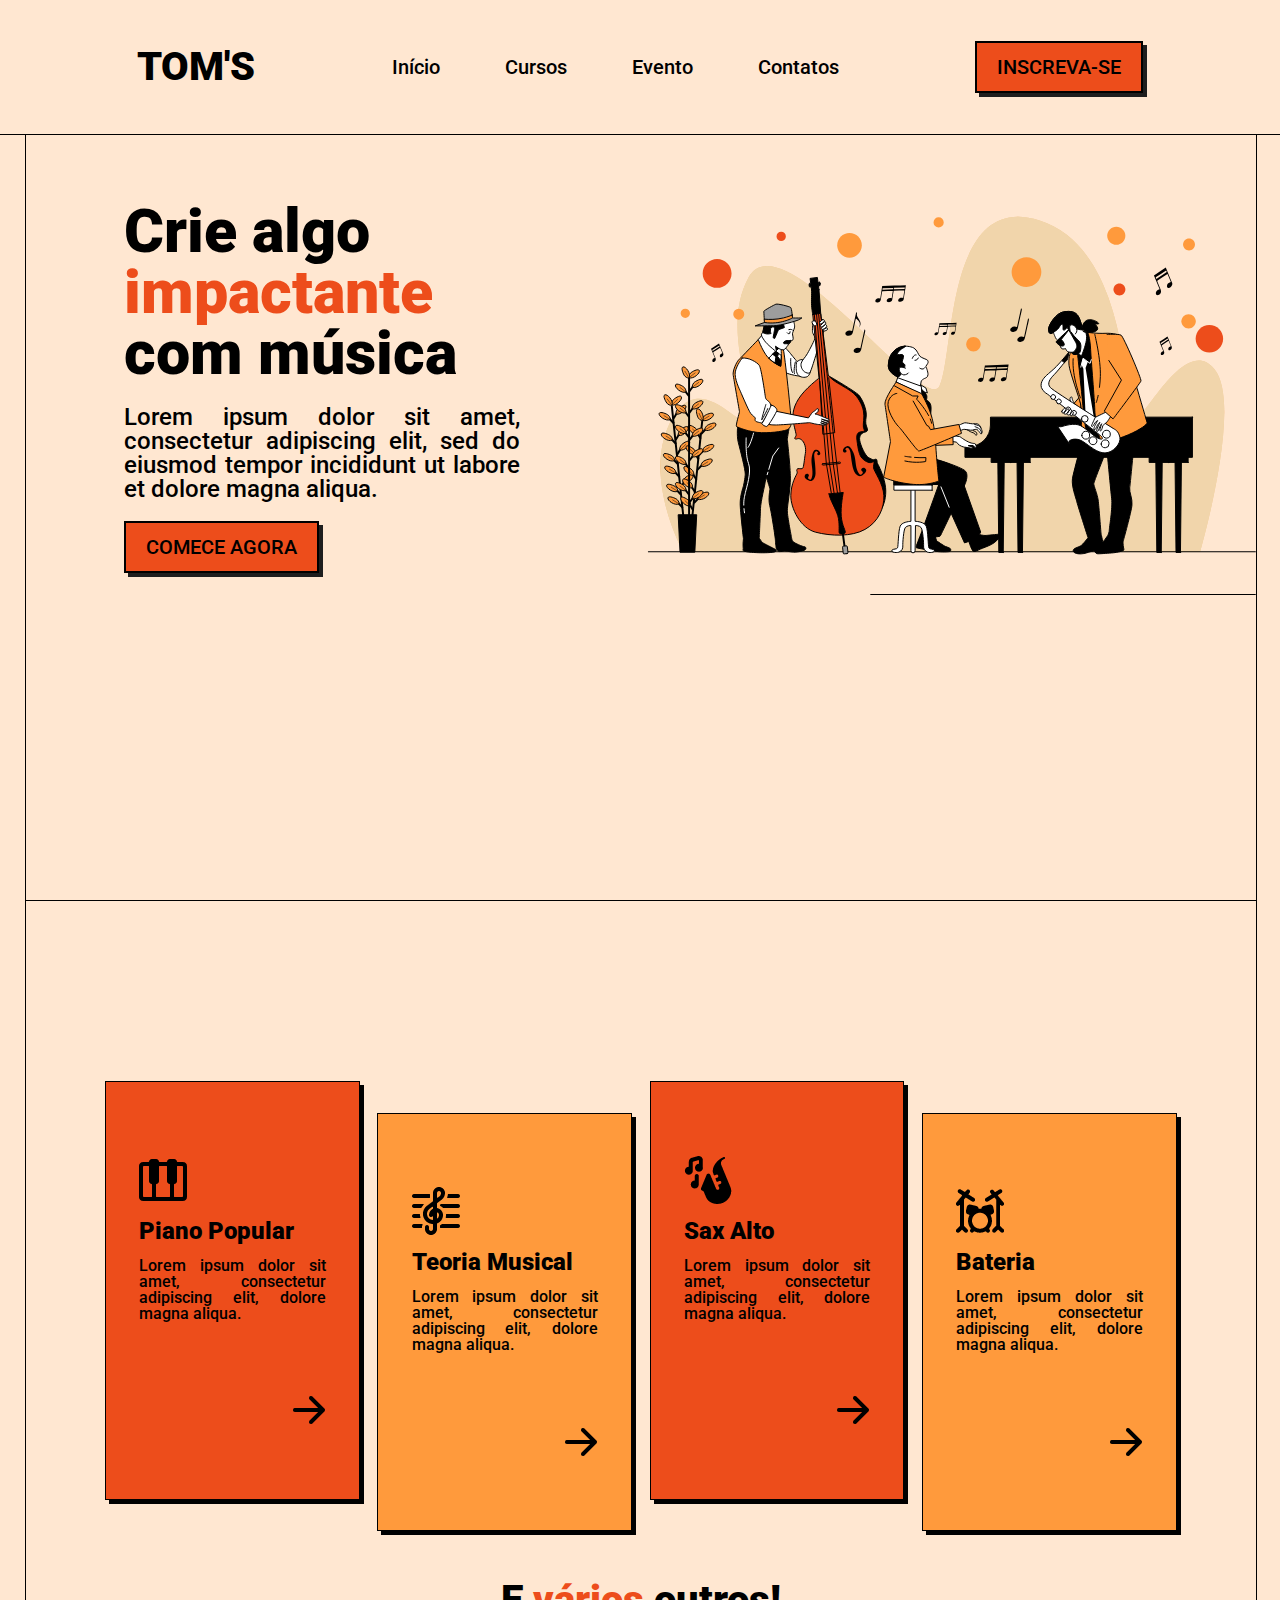
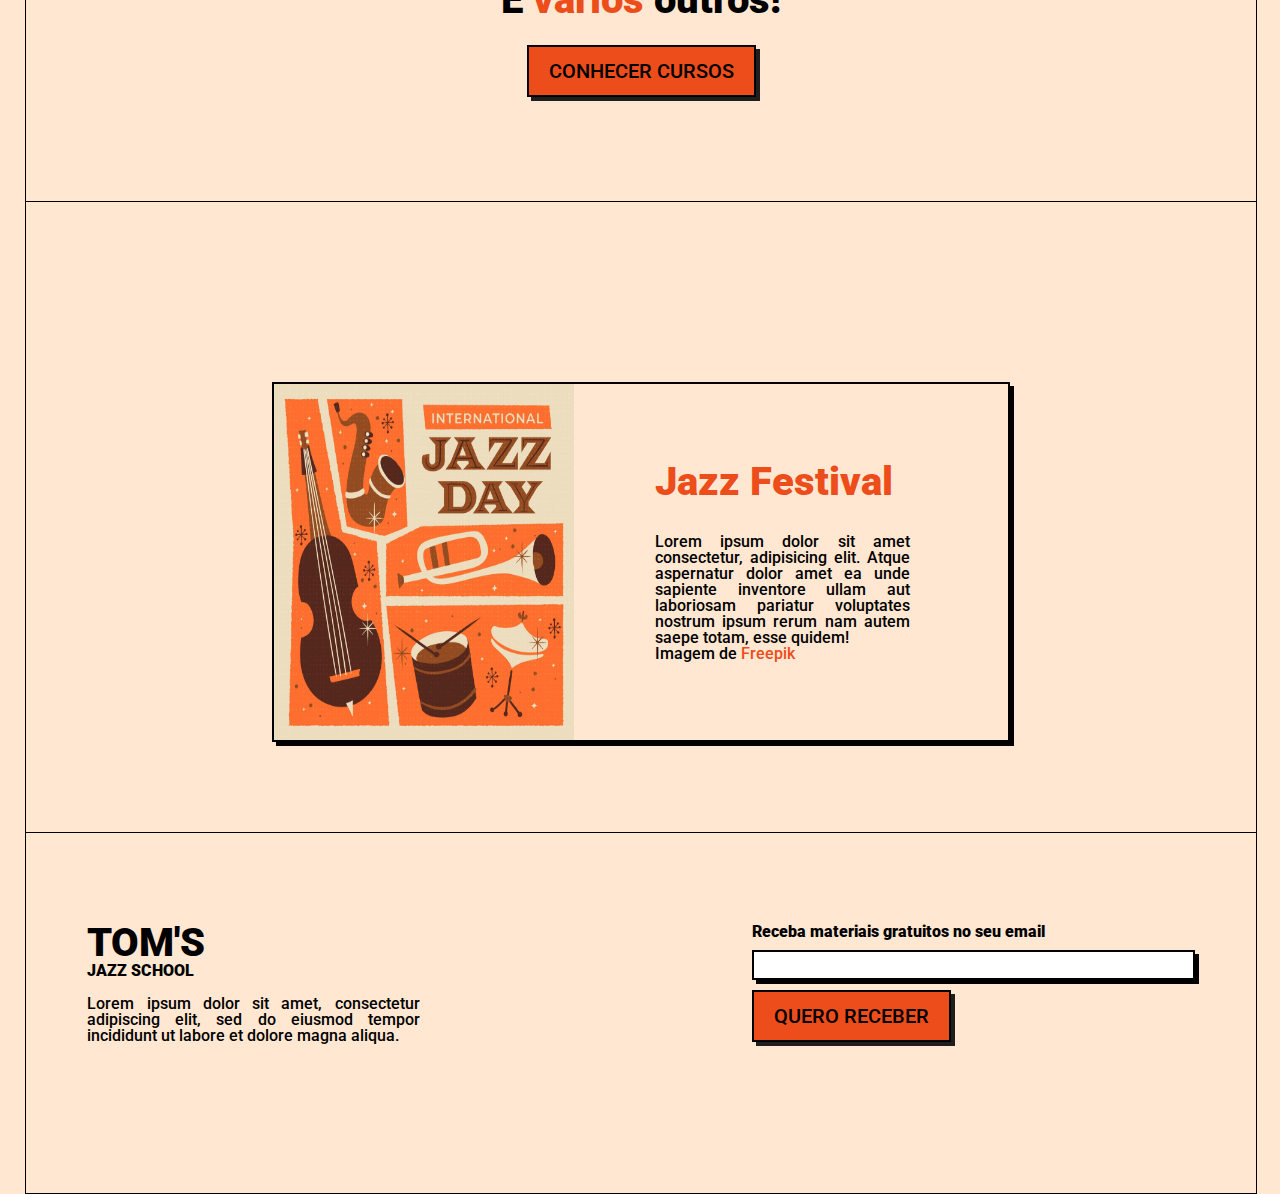
<file: index.html>
<html lang="pt-br">
<head>
    <meta charset="UTF-8">
    <meta name="viewport" content="width=device-width, initial-scale=1.0">
    <title>Tom's Jazz School</title>

    <!-- FONTS -->
    <link rel="preconnect" href="https://fonts.googleapis.com">
    <link rel="preconnect" href="https://fonts.gstatic.com" crossorigin>
    <link href="https://fonts.googleapis.com/css2?family=Roboto:wght@500;900&display=swap" rel="stylesheet">

    <!-- STYLESHEET -->
    <link rel="stylesheet" href="css/reset_default.css">
    <link rel="stylesheet" href="css/components/header-main.css">
    <link rel="stylesheet" href="css/components/logo-main.css">
    <link rel="stylesheet" href="css/components/nav-main.css">
    <link rel="stylesheet" href="css/components/button-main.css">
    <link rel="stylesheet" href="css/components/section-main.css">
    <link rel="stylesheet" href="css/components/banner-main.css">
    <link rel="stylesheet" href="css/components/title-main.css">
    <link rel="stylesheet" href="css/components/description-main.css">
    <link rel="stylesheet" href="css/components/card-main.css">
    <link rel="stylesheet" href="css/components/wrapper-cards.css">
    <link rel="stylesheet" href="css/components/figure-main.css">
    <link rel="stylesheet" href="css/components/wrapper-footer.css">
    <link rel="stylesheet" href="css/components/ad-course.css">
    <link rel="stylesheet" href="css/components/form-main.css">

    <link rel="stylesheet" href="css/components/media-query.css">

</head>
<body>

    <!-- HEADER -->

    <header class="header-main">
        <h1 class="logo-main">TOM'S</h1>

        <nav class="nav-main">
            <ul>
                <li><a href="#home">Início</a></li>
                <li><a href="#courses">Cursos</a></li>
                <li><a href="#events">Evento</a></li>
                <li><a href="#about">Contatos</a></li>
            </ul>
        </nav>

        <button><a class="button-main" href="">INSCREVA-SE</a></button>
    </header>

    <main>

        <section id="home" class="section-main">

        <div class="banner-main">
            <div class="article">
                <h1 class="title-main">Crie algo<br>
                    <span class="-ttlOrange">
                        impactante
                    </span>
                    <br>com música
                </h1>

                <p class="description-main">Lorem ipsum dolor sit amet, consectetur adipiscing elit, sed do eiusmod tempor incididunt ut labore et dolore magna aliqua.</p>

                <button><a class="button-main" href="">COMECE AGORA</a></button>
            </div>

            <img class="imgBanner" src="assets/img/clip-path-group.svg" alt="">
        </div>

    </section>

     <!-- COURSES -->

     <section id="courses" class="section-main">
        <article class="wrapper-cards">
            <div class="card-main">
                <div class="content">
                    <img class="icon" width="48px" height="48px" src="assets/img/piano.svg" alt="">
                    <h2 class="title-main small">Piano Popular</h2>
                    <p class="description-main dcSmall">Lorem ipsum dolor sit amet, consectetur adipiscing elit, dolore magna aliqua.</p>
                </div>

                <img width="32px" class="vector" src="assets/img/vector.png" alt="">
            </div>

            <div class="card-main scCard">
                <div class="content">
                    <img class="icon" width="48px" height="48px" src="assets/img/sheet.svg" alt="">
                    <h2 class="title-main small">Teoria Musical</h2>
                    <p class="description-main dcSmall">Lorem ipsum dolor sit amet, consectetur adipiscing elit, dolore magna aliqua.</p>
                </div>

                <img width="32px" class="vector" src="assets/img/vector.png" alt="">
            </div>

            <div class="card-main">
                <div class="content">
                    <img class="icon" width="48px" height="48px" src="assets/img/saxophone.svg" alt="">
                    <h2 class="title-main small">Sax Alto</h2>
                    <p class="description-main dcSmall">Lorem ipsum dolor sit amet, consectetur adipiscing elit, dolore magna aliqua.</p>
                </div>

                <img width="32px" class="vector" src="assets/img/vector.png" alt="">
            </div>

            <div class="card-main scCard">
                <div class="content">
                    <img class="icon" width="48px" height="48px" src="assets/img/drums.svg" alt="">
                    <h2 class="title-main small">Bateria</h2>
                    <p class="description-main dcSmall">Lorem ipsum dolor sit amet, consectetur adipiscing elit, dolore magna aliqua.</p>
                </div>

                <img width="32px" class="vector" src="assets/img/vector.png" alt="">
            </div>
        </article>

        <article class="ad-course">
            <h1 class="title-main -ttlMedium">E <span class="-ttlOrange">vários</span> outros!</h1>
            <button><a class="button-main" href="">CONHECER CURSOS</a></button>
        </article>
    </section>

    <!-- EVENTS -->

    <section id="events" class="section-main scVh-1">
        <figure class="figure-main">
            <img class="poster" width="300px" src="assets/img/jazz-poster.jpg" alt="">

            <figcaption class="caption">
                <h1 class="capTitle -ttlMedium -ttlOrange">Jazz Festival</h1>
                <p class="description-main dcSmall">
                    Lorem ipsum dolor sit amet consectetur, adipisicing elit. Atque aspernatur dolor amet ea unde sapiente inventore ullam aut laboriosam pariatur voluptates nostrum ipsum rerum nam autem saepe totam, esse quidem!
                </p>
                <p class="description-main dcSmall">
                    Imagem de <a class="-ttlOrange" href="https://br.freepik.com/vetores-gratis/ilustracao-desenhada-a-mao-para-o-dia-internacional-do-jazz_12981753.htm">Freepik</a>
                </p>
            </figcaption>
        </figure>
    </section>

     <!-- FOOTER -->
    
     <footer id="about" class="section-main scVh-2">
        <div class="wrapper-footer">
            <article class="descFooter">
                <div class="ttlFooter">
                    <h1 class="logo-main lgSmall">TOM'S</h1>
                    <h2>JAZZ SCHOOL</h2>
                </div>

                <p class="description-main dcSmall">Lorem ipsum dolor sit amet, consectetur adipiscing elit, sed do eiusmod tempor incididunt ut labore et dolore magna aliqua.</p>
            </article>

            <form class="form-main" action="">
                <label for="email">Receba materiais gratuitos no seu email</label>
                <input id="email" type="email">
                <button class="button-main" type="submit">QUERO RECEBER</button>
            </form>
        </div>
    </footer>

    </main>
    
</body>
</html>
</file>
<file: css/components/header-main.css>
.header-main {
    box-sizing: border-box;
    display: flex;
    justify-content: space-evenly;
    align-items: center;
    border-bottom: 1px solid #000;
    
    position: fixed;
    width: 100%;
    height: 15vh;
    top: 0;
    background-color: inherit;
}
</file>
<file: css/components/logo-main.css>
.logo-main {
    font-size: 2.5rem;
    text-transform: uppercase;
    color: #000;
}
</file>
<file: css/components/nav-main.css>
.nav-main {
    font-size: 1.25rem;
    font-weight: 500;
    text-transform: capitalize;
}

.nav-main ul li {
    display: inline-block;
    margin-right: 3.75rem;
}

ul li:last-child {
    margin-right: 0;
}

.nav-main a {
    transition: all 0.2s;
}

.nav-main a:hover {
    color: #ED4D1B;
}
</file>
<file: css/components/button-main.css>
.button-main {
    display: inline-block;
    text-align: center;
    box-sizing: border-box;
    background-color: #ED4D1B;
    padding: 12px 20px;
    font-size: 1.25rem;
    font-weight: 500;
    border: 2px solid #000;
    box-shadow: 4px 4px 0 #1E1E1E;
    cursor: pointer;
    transition: all 0.2s;
}

.button-main:hover {
    box-shadow: 2px 2px 0 #1E1E1E;
}
</file>
<file: css/components/section-main.css>
.section-main {
    width: 100%;
    height: 80vh;
    border-width: 0px 1px 1px 1px;
    border-style: solid;
    border-color: #000000;
    padding-top: 20vh;
}

.section-main.section-main.scVh-1 {
    height: 50vh;
}

.section-main.scVh-2 {
    padding-top: 10vh;
    height: 30vh;
}
</file>
<file: css/components/banner-main.css>
.banner-main {
    box-sizing: border-box;
    width: 100%;
    display: flex;
    flex-direction: row;
    justify-content: space-between;
    align-items: center;
    padding-left: 8%;
}

.article {
    display: flex;
    flex-direction: column;
    justify-content: space-evenly;
    align-items: flex-start;
    width: 35%;
    gap: 20px;
}

.imgBanner {
    width: 55%;
    align-self: flex-end;
}
</file>
<file: css/components/title-main.css>
.title-main {
    font-size: 3.8rem;
}

.-ttlOrange {
    color: #ED4D1B;
}

.title-main.small {
    font-size: 1.5rem;
}

.-ttlMedium {
    font-size: 2.5rem;
}

.capTitle {
    cursor: pointer;
    margin-bottom: 30px;
}

.capTitle::after {
    content: "";
    display: block;
    width: 0%;
    height: 2px;
    background-color: #ED4D1B;
    transition: all 0.3s;
}

.capTitle:hover::after {
    width: 100%;
}
</file>
<file: css/components/description-main.css>
.description-main {
    font-size: 1.5rem;
    font-weight: 500;
}

.description-main.dcSmall {
    font-size: 1rem;
}
</file>
<file: css/components/card-main.css>
.card-main {
    box-sizing: border-box;
    display: flex;
    flex-direction: column;
    justify-content: space-evenly;
    align-items: start;
    align-self: start;

    background-color: #ED4D1B;
    padding: 0 3%;
    width: 23%;
    height: 93%;
    border: 1px solid #000;
    box-shadow: 4px 4px 0 #000;
}

.card-main .icon {
    height: auto;
}

.card-main .content {
    display: flex;
    flex-direction: column;
    justify-content: space-between;
    gap: 15px;
}

.card-main .vector {
    width: auto;
    align-self: flex-end;
}

.card-main.scCard {
    background-color: #FF9A3C;
    align-self: end;
}
</file>
<file: css/components/wrapper-cards.css>
.wrapper-cards {
    display: flex;
    justify-content: space-evenly;
    align-items: center;
    width: 90%;
    height: 50vh;
    margin: 0 auto 4%;
}
</file>
<file: css/components/figure-main.css>
.figure-main {
    box-sizing: border-box;
    display: flex;
    align-items: center;
    justify-content: space-between;
    width: 60%;
    height: 80%;
    margin: 0 auto;
    padding-right: 8%;
    border: 2px solid #000;
    box-shadow: 4px 4px 0 #000;
}

.poster {
    height: 100%;
}

.figure-main .caption {
    display: flex;
    flex-direction: column;
    width: 40%;
    align-items: flex-start;
}
</file>
<file: css/components/wrapper-footer.css>
.wrapper-footer {
    display: flex;
    justify-content: space-between;
    align-items: center;
    width: 90%;
    margin: 0 auto;
}

.wrapper-footer .ttlFooter {
    margin-bottom: 5%;
}

.wrapper-footer .descFooter {
    width: 30%;
}
</file>
<file: css/components/ad-course.css>
.ad-course {
    display: flex;
    flex-direction: column;
    align-items: center;
    gap: 25px
}
</file>
<file: css/components/form-main.css>
.form-main {
    display: flex;
    flex-direction: column;
    align-items: flex-start;
    justify-content: space-between;
    gap: 10px;
    width: 40%;
}

.form-main input {
    display: block;
    width: 100%;
    height: 30px;
    border: 2px solid #000;
    box-shadow: 4px 4px 0 #000;
    font-family: inherit;
    text-transform: lowercase;
}

.form-main input:focus {
    outline: 2px outset #ED4D1B;
}
</file>
<file: css/components/media-query.css>
@media (max-width: 800px) {
    .banner-main {
        flex-direction: column-reverse;
        justify-content: space-between;
        gap: 25px;
        padding: 0;
    }

    .banner-main .imgBanner {
        width: 100%;
    }

    .banner-main .article {
        margin: 0 auto;
        width: 80%;
    }

    .wrapper-cards {
        flex-direction: column;
        width: 80%;
        height: 160vh;
        margin-bottom: 10%;
    }
    
    .card-main {
        width: 80%;
        height: 23%;
        padding: 0 10%;
    }

    .figure-main {
        flex-direction: column;
        height: 55vh;
        padding: 0;
        padding-bottom: 20%;
    }

    .figure-main .poster {
        align-self: flex-start;
        width: 100%;
        height: auto;
    }

    .figure-main .caption {
        width: 90%;
    }

    .wrapper-footer {
        height: 30vh;
        flex-direction: column;
        margin: 0 auto;
    }

    .wrapper-footer .descFooter {
        width: 100%;
    }

    .form-main {
        width: 90%;
    }

    .form-main .button-main {
        width: 100%;
    }
}

@media (max-width: 800px) {
    html {
        font-size: 11px;
    }

    body {
        margin-top: 10vh;
    }

    .header-main  {
        flex-direction: column;
    }

    .header-main .button-main {
        display: none;
        visibility: hidden;
    }

    .section-main {
        height: auto;
        padding: 6vh 0;
    }

    .section-main.section-main.scVh-1 {
        height: auto;
    }

    .section-main.scVh-2 {
        padding-top: 2vh;
        height: auto;
    }
}

@media (max-width: 350px) {
    html {
        font-size: 8px;
    }
}
</file>
